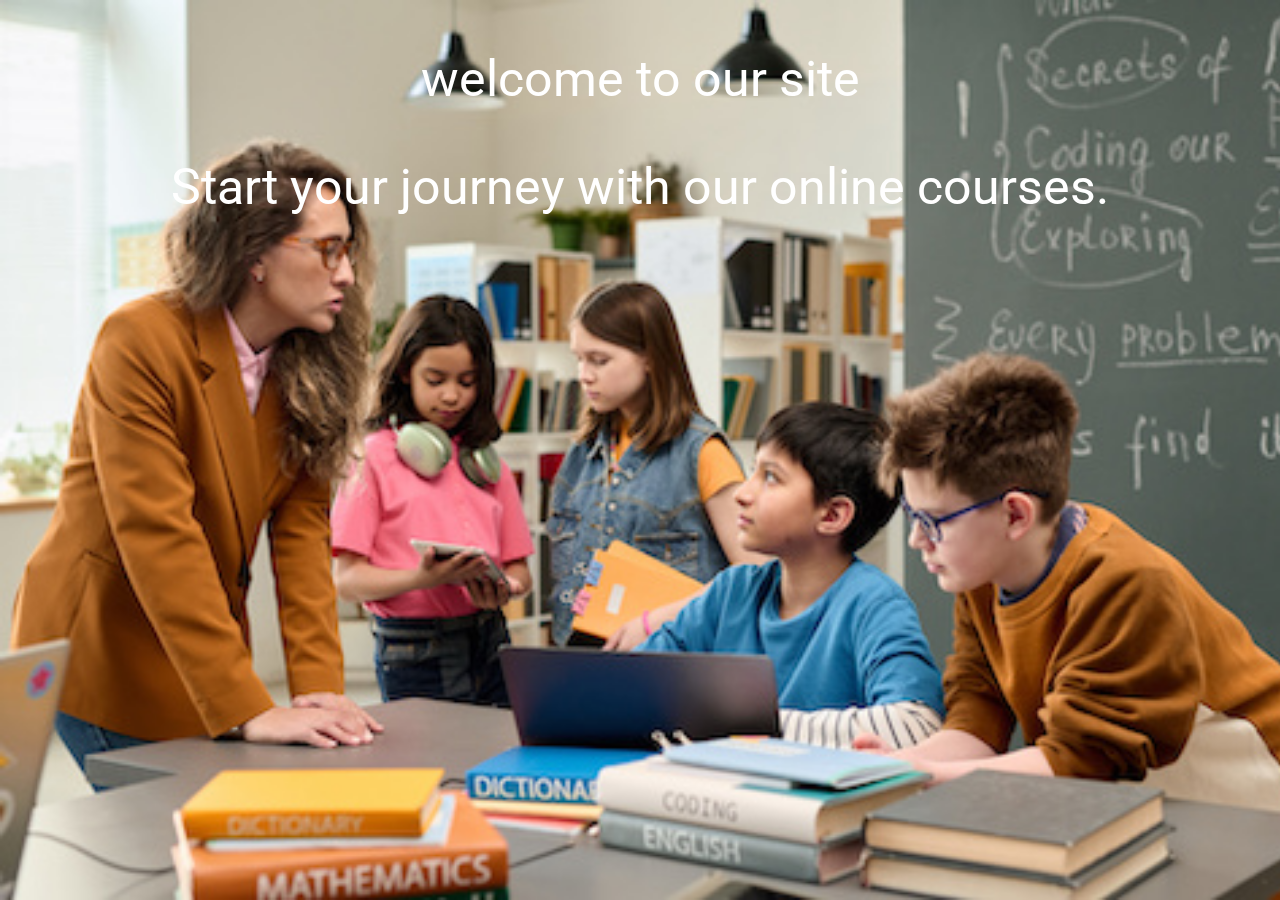
<file: index.html>
<!DOCTYPE html>
<html lang="en">

<head>
    <meta charset="UTF-8">
    <meta name="viewport" content="width=device-width, initial-scale=1.0">
    <meta http-equiv="X-UA-Compatible" content="ie=edge">
    <link rel="stylesheet" href="https://cdnjs.cloudflare.com/ajax/libs/font-awesome/4.7.0/css/font-awesome.min.css">
    <link href="https://fonts.googleapis.com/css?family=Roboto&display=swap" rel="stylesheet">
    <link rel="icon" href="images/e-learning.jpeg" type="image/x-icon" />
    <meta http-equiv="refresh" content="5; url=form.html">
    <title>welcome</title>
    <style>
        body {
            background-image: url("images/e-learning.jpeg");
            background-size: cover;
            background-repeat: no-repeat;
            background-attachment: fixed;
        }
        
        p {
            font-size: 50px;
            font-family: 'Roboto', sans-serif;
            color: white;
            text-align: center;
        }
    </style>
</head>

<body>

    <p>welcome to our site</p>
    <p>Start your journey with our online courses.</p>
</body>

</html>
</file>
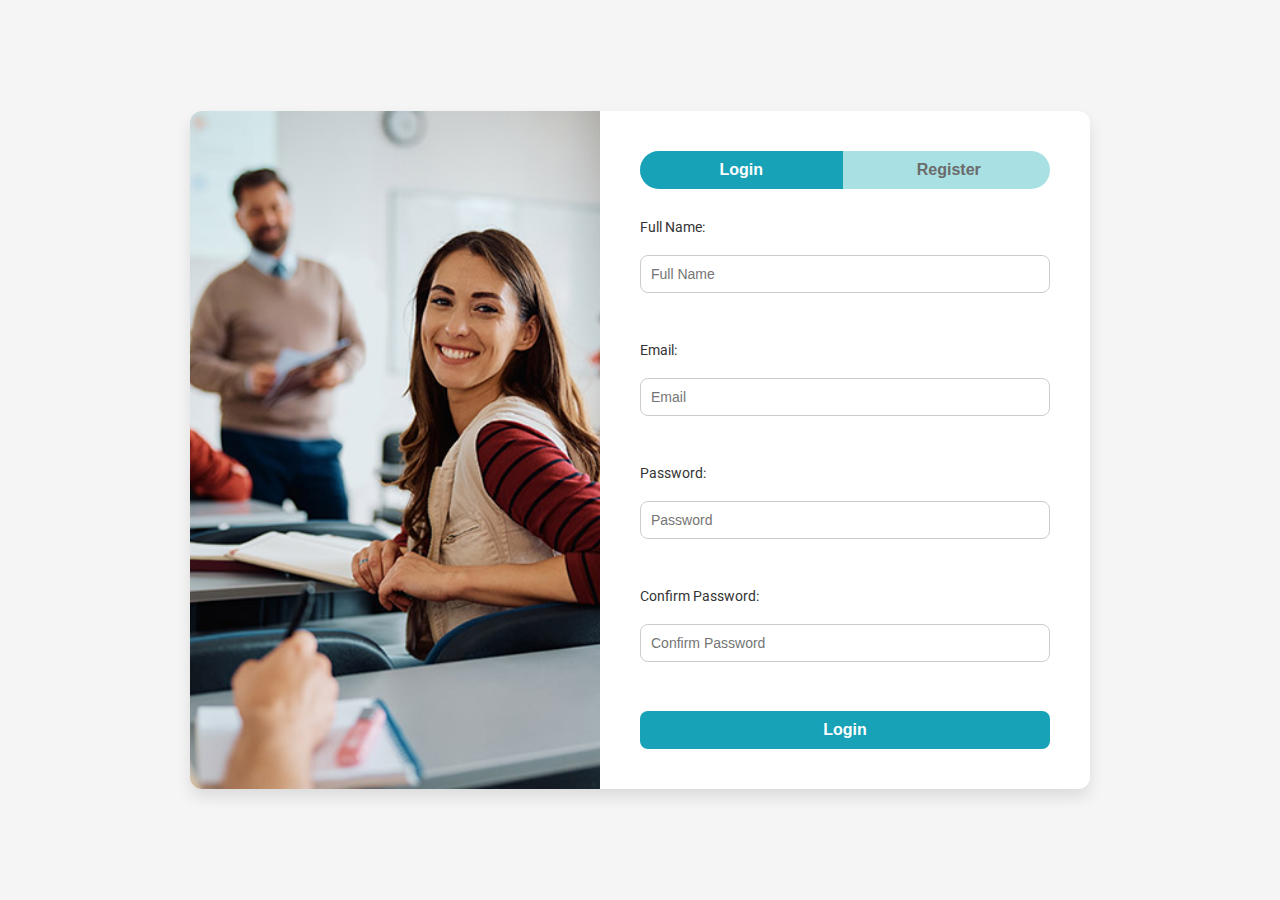
<file: login.html>
<!DOCTYPE html>
<html lang="en">

<head>
    <meta charset="UTF-8">
    <meta name="viewport" content="width=device-width, initial-scale=1.0">
    <meta http-equiv="X-UA-Compatible" content="ie=edge">
    <link rel="stylesheet" href="https://cdnjs.cloudflare.com/ajax/libs/font-awesome/4.7.0/css/font-awesome.min.css">
    <link href="https://fonts.googleapis.com/css?family=Roboto&display=swap" rel="stylesheet">
    <link rel="icon" href="images/e-learning.jpeg" type="image/x-icon" />
    <link rel="stylesheet" href="style/login.css">
    <title>Log in</title>
</head>

<body>

    <div class="container">
        <div class="left-container">
            <img src="images/login.jpg" alt="login">
        </div>
        <div class="right-container">
            <form>
                <div class="buttons">
                    <button class="active">Login</button>
                    <button>Register</button>
                </div>
                <div class="required">
                    <label for="fname">Full Name:</label>
                    <input type="text" id="username" name="fname" required placeholder="Full Name"><br>
                    <label for="email">Email:</label>
                    <input type="email" id="email" name="email" required placeholder="Email"><br>
                    <label for="password">Password:</label>
                    <input type="password" id="password" name="password" placeholder="Password"><br>
                    <label for="password-confirm">Confirm Password:</label>
                    <input type="password" id="password-confirm" name="password-confirm" placeholder="Confirm Password"><br>

                    <button type="submit">Login</button>
                </div>
            </form>
        </div>
    </div>
</body>

</html>
</file>
<file: style/login.css>
/* Global Styles */

* {
    margin: 0;
    padding: 0;
    box-sizing: border-box;
}

body {
    font-family: 'Roboto', sans-serif;
    background-color: #f5f5f5;
    color: #333;
    display: flex;
    justify-content: center;
    align-items: center;
    height: 100vh;
}

.container {
    display: flex;
    width: 90%;
    max-width: 900px;
    background: #ffffff;
    border-radius: 12px;
    box-shadow: 0 8px 15px rgba(0, 0, 0, 0.1);
    overflow: hidden;
}

.left-container {
    flex: 1;
    background-color: #f0f8ff;
}

.left-container img {
    width: 100%;
    height: 100%;
    object-fit: cover;
}

.right-container {
    flex: 1;
    padding: 40px;
    display: flex;
    flex-direction: column;
    justify-content: center;
}


/* Buttons Section */

.buttons {
    display: flex;
    background-color: #a8e0e3;
    border-radius: 25px;
    overflow: hidden;
    margin-bottom: 30px;
    justify-content: center;
    gap: 5px;
}

.buttons button {
    flex: 1;
    padding: 10px 20px;
    border: none;
    background: transparent;
    font-size: 16px;
    font-weight: bold;
    color: #6b6b6b;
    cursor: pointer;
    transition: all 0.3s ease;
}

.buttons button.active {
    background-color: #17a2b8;
    color: white;
}

.buttons button:hover:not(.active) {
    color: #17a2b8;
}


/* Form Styles */

form {
    display: flex;
    flex-direction: column;
}

.required {
    display: flex;
    flex-direction: column;
    gap: 15px;
}

label {
    font-size: 14px;
    margin-bottom: 5px;
}

input {
    padding: 10px;
    border: 1px solid #ccc;
    border-radius: 8px;
    font-size: 14px;
    width: 100%;
}

input:focus {
    outline: none;
    border-color: #17a2b8;
    box-shadow: 0 0 5px rgba(23, 162, 184, 0.3);
}


/* Submit Button */

.required button[type="submit"] {
    padding: 10px;
    background-color: #17a2b8;
    color: white;
    font-size: 16px;
    font-weight: bold;
    border: none;
    border-radius: 8px;
    cursor: pointer;
    transition: background-color 0.3s ease, transform 0.2s ease;
}

.required button[type="submit"]:hover {
    background-color: #138496;
    transform: scale(1.05);
}

.required button[type="submit"]:active {
    transform: scale(1);
}


/* Responsive Design */

@media (max-width: 768px) {
    #container {
        flex-direction: column;
        height: auto;
    }
    .left-container {
        display: none;
    }
    .right-container {
        padding: 20px;
    }
}
</file>
